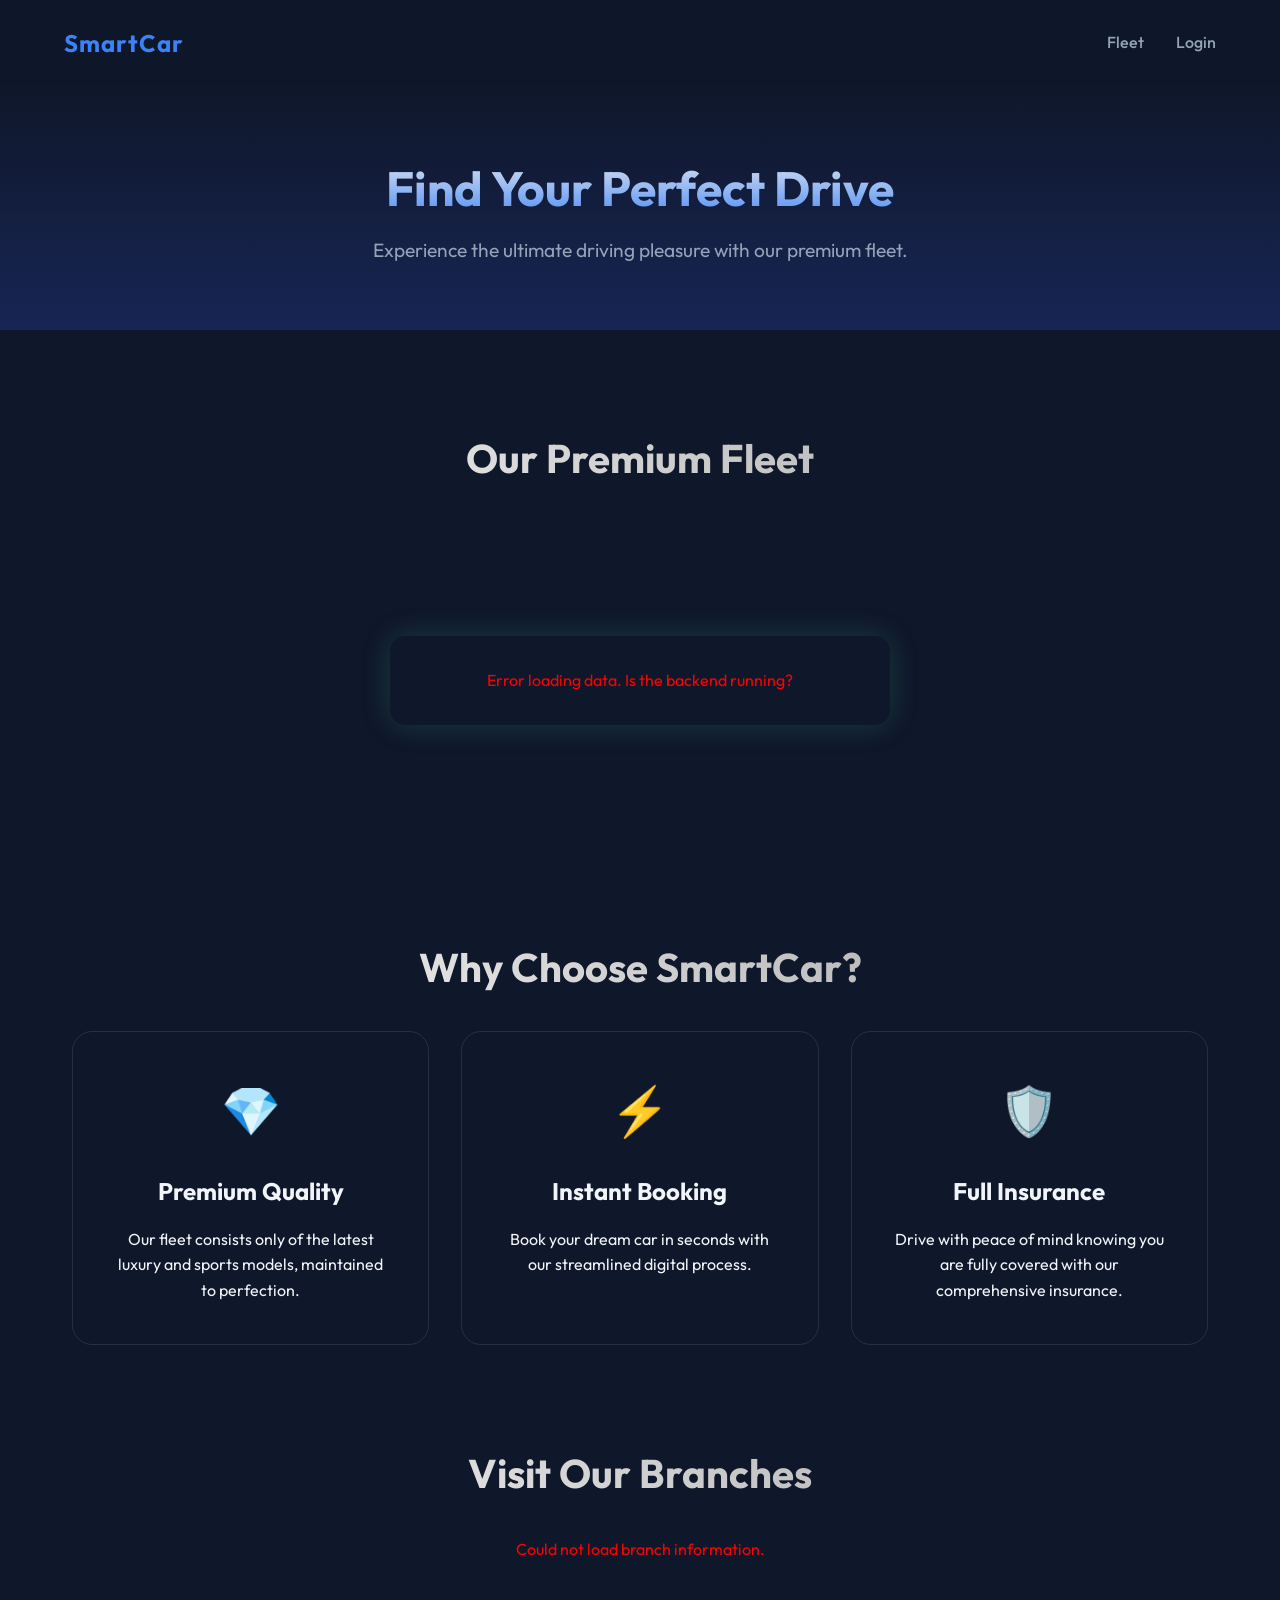
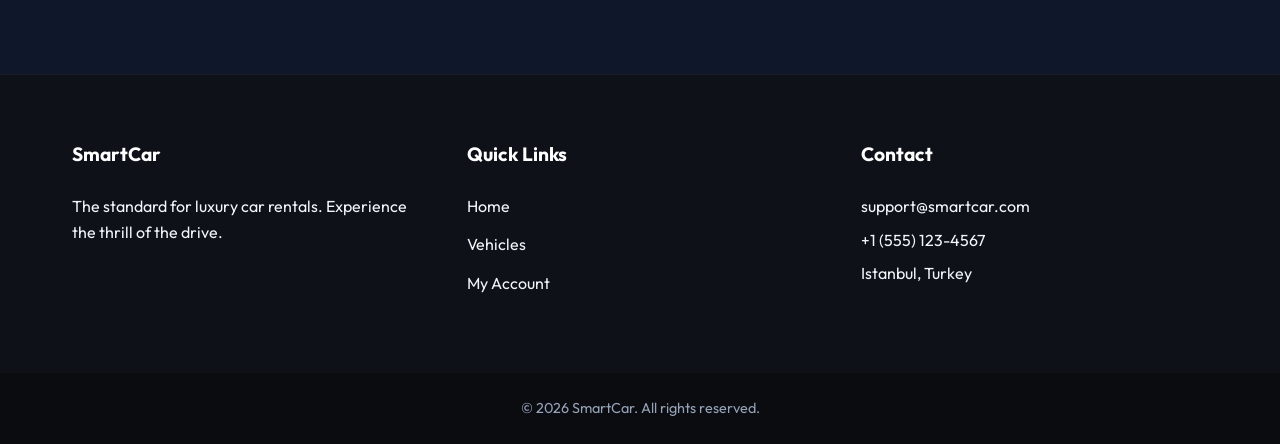
<file: Frontend/index.html>
<!DOCTYPE html>
<html lang="en">

<head>
    <meta charset="UTF-8">
    <meta name="viewport" content="width=device-width, initial-scale=1.0">
    <title>SmartCar | Premium Rent A Car</title>
    <link rel="stylesheet" href="assets/css/style.css">
    <link href="https://fonts.googleapis.com/css2?family=Outfit:wght@300;400;600;700&display=swap" rel="stylesheet">
</head>

<body>
    <nav class="navbar">
        <div class="logo">SmartCar</div>
        <div class="nav-links" id="nav-menu">
            <!-- Dynamic Links via JS -->
            <a href="index.html" class="active">Fleet</a>
        </div>
    </nav>

    <header class="hero">
        <h1>Find Your Perfect Drive</h1>
        <p>Experience the ultimate driving pleasure with our premium fleet.</p>
    </header>

    <main class="container">
        <h2 class="section-title">Our Premium Fleet</h2>
        <div id="vehicle-list" class="vehicle-grid">
            <!-- Vehicles will be injected here via JS -->
            <div class="loading-spinner">Loading Fleet...</div>
        </div>

        <!-- Why Choose Us Section -->
        <section class="features-section">
            <h2 class="section-title">Why Choose SmartCar?</h2>
            <div class="features-grid">
                <div class="feature-card">
                    <div class="feature-icon">💎</div>
                    <h3>Premium Quality</h3>
                    <p>Our fleet consists only of the latest luxury and sports models, maintained to perfection.</p>
                </div>
                <div class="feature-card">
                    <div class="feature-icon">⚡</div>
                    <h3>Instant Booking</h3>
                    <p>Book your dream car in seconds with our streamlined digital process.</p>
                </div>
                <div class="feature-card">
                    <div class="feature-icon">🛡️</div>
                    <h3>Full Insurance</h3>
                    <p>Drive with peace of mind knowing you are fully covered with our comprehensive insurance.</p>
                </div>
            </div>
        </section>

        <!-- Branches Section -->
        <section class="branches-section">
            <h2 class="section-title">Visit Our Branches</h2>
            <div id="branch-list" class="branches-grid">
                <!-- Branches be injected here via JS -->
                <div class="loading-spinner">Loading Branches...</div>
            </div>
        </section>
    </main>

    <footer class="main-footer">
        <div class="footer-content">
            <div class="footer-col">
                <h3>SmartCar</h3>
                <p>The standard for luxury car rentals. Experience the thrill of the drive.</p>
            </div>
            <div class="footer-col">
                <h3>Quick Links</h3>
                <a href="index.html">Home</a>
                <a href="index.html#vehicles">Vehicles</a>
                <a href="profile.html">My Account</a>
            </div>
            <div class="footer-col">
                <h3>Contact</h3>
                <p>support@smartcar.com</p>
                <p>+1 (555) 123-4567</p>
                <p>Istanbul, Turkey</p>
            </div>
        </div>
        <div class="footer-bottom">
            <p>&copy; 2026 SmartCar. All rights reserved.</p>
        </div>
    </footer>

    <!-- Rental Modal -->
    <div id="rental-modal" class="modal">
        <div class="modal-content">
            <span class="close-modal">&times;</span>
            <h2>Rent Vehicle</h2>
            <div id="modal-vehicle-info"></div>
            <form id="rental-form">
                <input type="hidden" id="modal-vehicle-id">
                <div class="form-group">
                    <label>Additional Services</label>
                    <div id="additional-services-container"
                        style="display: grid; grid-template-columns: 1fr 1fr; gap: 0.5rem; margin-top: 5px;">
                        <!-- JS Populated -->
                    </div>
                </div>

                <div class="price-summary">
                    <div class="price-row">
                        <span>Daily Rate</span>
                        <span id="summary-daily-price">$0</span>
                    </div>
                    <div class="price-row">
                        <span>Total Days</span>
                        <span id="summary-days">0</span>
                    </div>
                    <div class="price-row">
                        <span>Services Cost</span>
                        <span id="summary-services-cost">$0</span>
                    </div>
                    <div class="price-row total">
                        <span>Total Amount</span>
                        <span id="summary-total">$0</span>
                    </div>
                </div>
                <div id="step-dates">
                    <div class="form-group">
                        <label>Start Date</label>
                        <input type="date" id="start-date" required>
                    </div>
                    <div class="form-group">
                        <label>End Date</label>
                        <input type="date" id="end-date" required>
                    </div>
                    <div id="price-preview"
                        style="margin-bottom:1rem; font-weight:bold; color:var(--accent-color); display:none;">
                        Total: <span id="total-price-val">0</span>
                    </div>
                    <button type="button" id="btn-next-payment" class="btn-rent">Next: Payment Details</button>
                    <!-- <button type="submit" class="btn-rent" style="width:100%">Confirm Rental</button> -->
                </div>

                <div id="step-payment" style="display:none; animation: fadeIn 0.5s;">
                    <h3 style="margin-bottom:1rem; color:var(--text-light);">Payment Details</h3>
                    <div class="form-group">
                        <label>Card Holder Name</label>
                        <input type="text" id="card-name" placeholder="John Doe">
                    </div>
                    <div class="form-group">
                        <label>Card Number</label>
                        <input type="text" id="card-number" placeholder="0000 0000 0000 0000" maxlength="19">
                    </div>
                    <div style="display:flex; gap:1rem;">
                        <div class="form-group" style="flex:1;">
                            <label>Expiry Date</label>
                            <input type="text" id="card-expiry" placeholder="MM/YY" maxlength="5">
                        </div>
                        <div class="form-group" style="flex:1;">
                            <label>CVV</label>
                            <input type="text" id="card-cvv" placeholder="123" maxlength="3">
                        </div>
                    </div>
                    <button type="submit" class="btn-rent" style="background: #10b981;">Pay & Rent Now</button>
                    <button type="button" id="btn-back-dates"
                        style="background:transparent; border:none; color:var(--text-dim); width:100%; margin-top:0.5rem; cursor:pointer;">&larr;
                        Back to Dates</button>
                </div>
            </form>
        </div>
    </div>

    <script src="assets/js/api.js"></script>
    <script src="assets/js/auth.js"></script> <!-- Auth first, maybe utilized -->
    <script src="assets/js/main.js"></script>
</body>

</html>
</file>
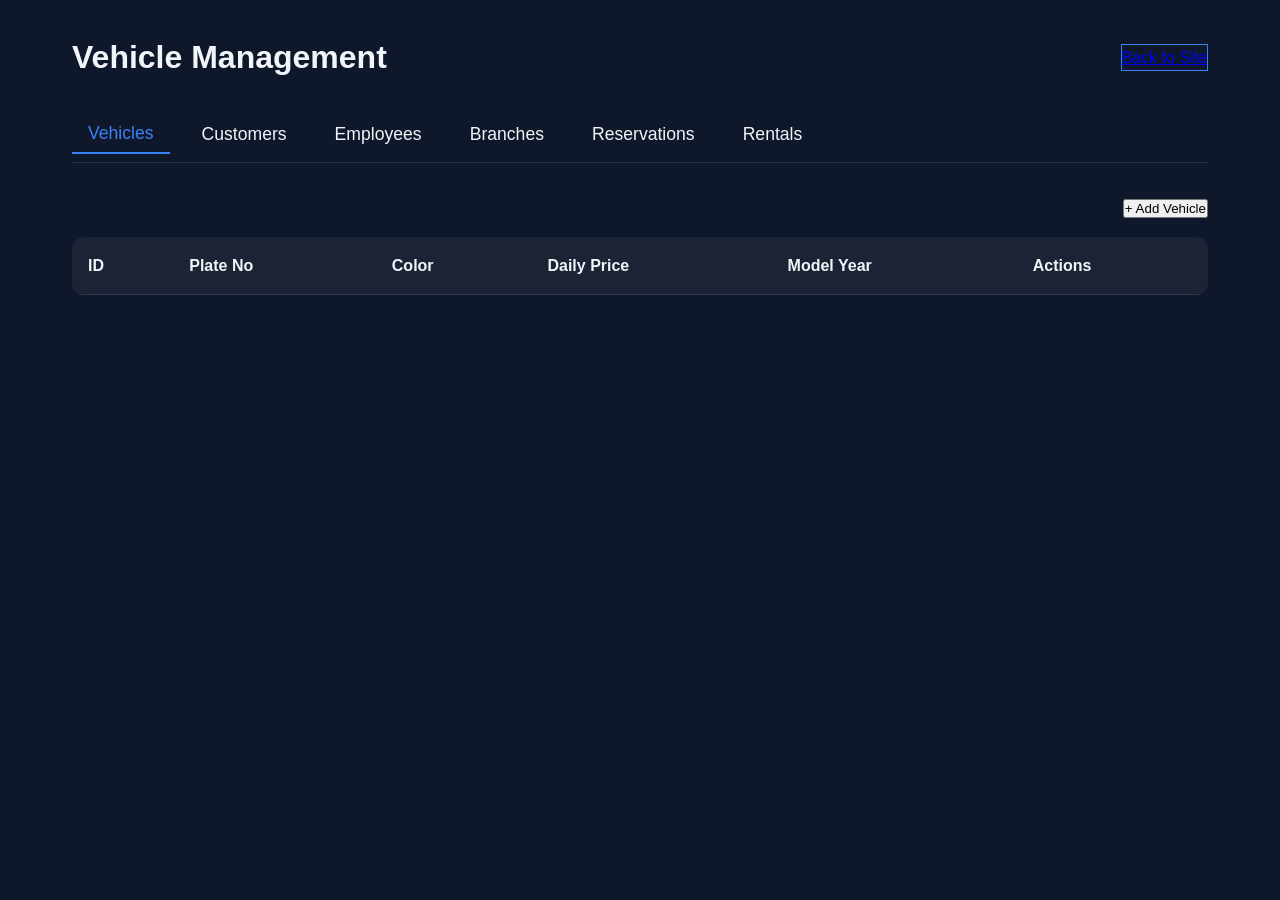
<file: Frontend/admin.html>
<!DOCTYPE html>
<html lang="en">

<head>
    <meta charset="UTF-8">
    <meta name="viewport" content="width=device-width, initial-scale=1.0">
    <title>SmartCar | Admin Panel</title>
    <link rel="stylesheet" href="assets/css/style.css">
    <style>
        .admin-header {
            display: flex;
            justify-content: space-between;
            align-items: center;
            margin-bottom: 2rem;
        }

        .vehicle-table {
            width: 100%;
            border-collapse: collapse;
            background: var(--surface-card);
            border-radius: 12px;
            overflow: hidden;
        }

        .vehicle-table th,
        .vehicle-table td {
            padding: 1rem;
            text-align: left;
            border-bottom: 1px solid rgba(255, 255, 255, 0.1);
        }

        .vehicle-table th {
            background: rgba(255, 255, 255, 0.05);
            color: var(--text-secondary);
        }

        .action-btn {
            padding: 0.5rem 1rem;
            border-radius: 6px;
            cursor: pointer;
            border: none;
            font-weight: 500;
            transition: all 0.2s;
        }

        .btn-edit {
            background: var(--primary-color);
            color: white;
            margin-right: 0.5rem;
        }

        .btn-delete {
            background: #ff4757;
            color: white;
        }

        .modal {
            display: none;
            position: fixed;
            top: 0;
            left: 0;
            width: 100%;
            height: 100%;
            background: rgba(0, 0, 0, 0.8);
            backdrop-filter: blur(10px);
            z-index: 1000;
            justify-content: center;
            align-items: center;
        }

        .modal.active {
            display: flex;
        }

        .modal-content {
            background: var(--surface-card);
            padding: 2.5rem;
            border-radius: 20px;
            width: 100%;
            max-width: 500px;
            border: 1px solid rgba(255, 255, 255, 0.1);
            max-height: 90vh;
            overflow-y: auto;
        }

        .form-group {
            margin-bottom: 1.5rem;
        }

        .form-group label {
            display: block;
            margin-bottom: 0.5rem;
            color: var(--text-secondary);
        }

        .form-group input,
        .form-group select {
            width: 100%;
            padding: 0.8rem;
            background: rgba(255, 255, 255, 0.05);
            border: 1px solid rgba(255, 255, 255, 0.1);
            border-radius: 8px;
            color: var(--text-primary);
            font-family: inherit;
        }

        .form-group select option {
            background-color: #1e293b;
            /* Dark background matches theme */
            color: white;
            padding: 10px;
        }

        .tabs {
            display: flex;
            gap: 1rem;
            border-bottom: 1px solid rgba(255, 255, 255, 0.1);
            padding-bottom: 0.5rem;
        }

        .tab-btn {
            background: transparent;
            border: none;
            color: var(--text-secondary);
            padding: 0.5rem 1rem;
            cursor: pointer;
            font-size: 1.1rem;
            font-weight: 500;
            transition: all 0.3s;
        }

        .tab-btn.active {
            color: var(--primary-color);
            border-bottom: 2px solid var(--primary-color);
        }
    </style>
</head>

<body>
    <div class="container">
        <div class="admin-header">
            <h1>Vehicle Management</h1>
            <div style="display: flex; gap: 1rem;">
                <a href="index.html" class="btn"
                    style="background: transparent; border: 1px solid var(--primary-color);">Back to Site</a>
            </div>
        </div>

        <div class="tabs" style="margin-bottom: 2rem;">
            <button class="tab-btn active" onclick="switchTab('vehicles')">Vehicles</button>
            <button class="tab-btn" onclick="switchTab('customers')">Customers</button>
            <button class="tab-btn" onclick="switchTab('employees')">Employees</button>
            <button class="tab-btn" onclick="switchTab('branches')">Branches</button>
            <button class="tab-btn" onclick="switchTab('reservations')">Reservations</button>
            <button class="tab-btn" onclick="switchTab('rentals')">Rentals</button>
        </div>

        <!-- VEHICLES SECTION -->
        <div id="vehicles-section">
            <div class="header-actions" style="margin-bottom: 1rem; text-align: right;">
                <button class="btn-add" onclick="openModal()">+ Add Vehicle</button>
            </div>
            <table class="vehicle-table">
                <thead>
                    <tr>
                        <th>ID</th>
                        <th>Plate No</th>
                        <th>Color</th>
                        <th>Daily Price</th>
                        <th>Model Year</th>
                        <th>Actions</th>
                    </tr>
                </thead>
                <tbody id="vehicle-table-body">
                    <!-- Vehicles will be loaded here -->
                </tbody>
            </table>
        </div>

        <!-- CUSTOMERS SECTION -->
        <div id="customers-section" style="display: none;">
            <div class="header-actions" style="margin-bottom: 1rem; text-align: right;">
                <button class="btn-add" onclick="openCustomerModal()">+ Add Customer</button>
            </div>
            <table class="vehicle-table">
                <thead>
                    <tr>
                        <th>ID</th>
                        <th>Name</th>
                        <th>Email</th>
                        <th>License No</th>
                        <th>Phone</th>
                        <th>Actions</th>
                    </tr>
                </thead>
                <tbody id="customer-table-body">
                    <!-- Customers will be loaded here -->
                </tbody>
            </table>
        </div>

        <!-- EMPLOYEES SECTION -->
        <div id="employees-section" style="display: none;">
            <div class="header-actions" style="margin-bottom: 1rem; text-align: right;">
                <button class="btn-add" onclick="openEmployeeModal()">+ Add Employee</button>
            </div>
            <table class="vehicle-table">
                <thead>
                    <tr>
                        <th>ID</th>
                        <th>Name</th>
                        <th>Role</th>
                        <th>Branch</th>
                        <th>Email</th>
                        <th>Salary</th>
                        <th>Actions</th>
                    </tr>
                </thead>
                <tbody id="employee-table-body">
                    <!-- JS Populated -->
                </tbody>
            </table>
        </div>

        <!-- BRANCHES SECTION -->
        <div id="branches-section" style="display: none;">
            <div class="header-actions" style="margin-bottom: 1rem; text-align: right;">
                <button class="btn-add" onclick="openBranchModal()">+ Add Branch</button>
            </div>
            <table class="vehicle-table">
                <thead>
                    <tr>
                        <th>ID</th>
                        <th>Name</th>
                        <th>City</th>
                        <th>Address</th>
                        <th>Contact Email</th>
                        <th>Actions</th>
                    </tr>
                </thead>
                <tbody id="branch-table-body">
                    <!-- JS Populated -->
                </tbody>
            </table>
        </div>

        <!-- RESERVATIONS SECTION -->
        <div id="reservations-section" style="display: none;">
            <div class="admin-header">
                <h2>Reservations (Bookings)</h2>
                <!-- <button class="action-btn btn-add">+ New Reservation</button> -->
            </div>
            <div class="table-container">
                <table class="vehicle-table">
                    <thead>
                        <tr>
                            <th>Res ID</th>
                            <th>Customer</th>
                            <th>Vehicle</th>
                            <th>Start</th>
                            <th>End</th>
                            <th>Total</th>
                            <th>Status</th>
                            <th>Actions</th>
                        </tr>
                    </thead>
                    <tbody id="reservation-table-body">
                        <!-- Populated via JS -->
                    </tbody>
                </table>
            </div>
        </div>

        <!-- RENTALS SECTION -->
        <div id="rentals-section" style="display: none;">
            <div class="admin-header">
                <h2>Rentals Management</h2>
            </div>

            <!-- Sub Tabs within Rentals -->
            <div style="margin-bottom:1rem;">
                <button class="action-btn" onclick="toggleRentalView('active')"
                    style="background:var(--primary-color);color:white;" id="btn-view-active">Active Rentals</button>
                <button class="action-btn" onclick="toggleRentalView('past')"
                    style="background:transparent;color:var(--text-dim);border:1px solid var(--text-dim);"
                    id="btn-view-past">Rental History</button>
            </div>

            <div id="active-rentals-view">
                <h3 style="margin:1rem 0;color:var(--accent-color);">Active Rentals</h3>
                <div class="table-container">
                    <table class="vehicle-table">
                        <thead>
                            <tr>
                                <th>Res ID</th>
                                <th>Customer</th>
                                <th>Vehicle</th>
                                <th>Start</th>
                                <th>End</th>
                                <th>Total</th>
                                <th>Actions</th>
                            </tr>
                        </thead>
                        <tbody id="active-rentals-table-body">
                            <!-- Populated via JS -->
                        </tbody>
                    </table>
                </div>
            </div>

            <div id="past-rentals-view" style="display:none;">
                <h3 style="margin:1rem 0;color:var(--text-dim);">Past Rentals</h3>
                <div class="table-container">
                    <table class="vehicle-table">
                        <thead>
                            <tr>
                                <th>Res ID</th>
                                <th>Customer</th>
                                <th>Vehicle</th>
                                <th>Start</th>
                                <th>End</th>
                                <th>Total</th>
                                <th>Status</th>
                            </tr>
                        </thead>
                        <tbody id="past-rentals-table-body">
                            <!-- Populated via JS -->
                        </tbody>
                    </table>
                </div>

                <!-- End of Past Rentals View -->
            </div>
        </div>
        <!-- End of Rentals Section -->
    </div>

    <!-- Add/Edit Modal -->
    <div class="modal" id="vehicleModal">
        <div class="modal-content">
            <span class="close" onclick="closeModal()"
                style="color:#aaa;float:right;font-size:28px;font-weight:bold;cursor:pointer;">&times;</span>
            <h2 id="modalTitle" style="margin-bottom: 1.5rem;">Add New Vehicle</h2>
            <form id="vehicleForm">
                <input type="hidden" id="vehicleId">
                <div class="form-group">
                    <label>Plate Number</label>
                    <input type="text" id="plateNo" required placeholder="e.g. 34 ABC 99">
                </div>
                <!-- Simplified for MVP - using IDs directly or hardcoded values for verification because we need dropdows usually -->
                <div class="form-group">
                    <label>Model</label>
                    <select id="modelId" required>
                        <option value="">Select a Model</option>
                    </select>
                </div>
                <div class="form-group">
                    <label>Branch</label>
                    <select id="branchId" required>
                        <option value="">Select a Branch</option>
                    </select>
                </div>
                <div class="form-group">
                    <label>Color</label>
                    <select id="colorId" required>
                        <option value="">Select a Color</option>
                    </select>
                </div>
                <!-- Model Year and Daily Price are determined by Model ID -->
                <div class="form-group">
                    <label>Description</label>
                    <input type="text" id="description" required value="Premium Vehicle">
                </div>

                <div style="display: flex; gap: 1rem; margin-top: 2rem;">
                    <button type="button" class="btn" onclick="closeModal()"
                        style="background: transparent; border: 1px solid var(--text-secondary); flex: 1;">Cancel</button>
                    <button type="submit" class="btn btn-primary" style="flex: 1;">Save Vehicle</button>
                </div>
            </form>
        </div>
    </div>

    <div id="customerModal" class="modal">
        <div class="modal-content">
            <span class="close-customer-modal"
                style="color:#aaa;float:right;font-size:28px;font-weight:bold;cursor:pointer;">&times;</span>
            <h2 id="customerModalTitle">Add New Customer</h2>
            <form id="customerForm">
                <input type="hidden" id="customerId">
                <div class="form-group">
                    <label>First Name</label>
                    <input type="text" id="firstName" required>
                </div>
                <div class="form-group">
                    <label>Last Name</label>
                    <input type="text" id="lastName" required>
                </div>
                <div class="form-group">
                    <label>Email</label>
                    <input type="email" id="email" required>
                </div>
                <div class="form-group">
                    <label>Phone</label>
                    <input type="text" id="phone" required>
                </div>
                <div class="form-group">
                    <label>Address</label>
                    <input type="text" id="address" required>
                </div>
                <div class="form-group">
                    <label>License Number</label>
                    <input type="text" id="licenseNo" required>
                </div>
                <div style="display: flex; gap: 1rem; margin-top: 2rem;">
                    <!-- Close logic for customer modal needs to be checked in admin.js -->
                    <!-- Actually admin.js uses .close-customer-modal click handler. We can add a Cancel button with explicit ID or onclick -->
                    <button type="button" class="btn" id="btnCancelCustomer"
                        style="background: transparent; border: 1px solid var(--text-secondary); flex: 1;">Cancel</button>
                    <button type="submit" class="btn btn-primary" style="flex: 1;">Save Customer</button>
                </div>
            </form>
        </div>
    </div>

    <div id="imageModal" class="modal">
        <div class="modal-content">
            <h2 style="margin-bottom: 1.5rem;">Upload Vehicle Image</h2>
            <form id="imageForm">
                <input type="hidden" id="imageVehicleId">
                <div class="form-group">
                    <label>Select Image (JPG/PNG)</label>
                    <input type="file" id="imageFile" accept="image/*" required>
                </div>
                <div style="display: flex; gap: 1rem; margin-top: 2rem;">
                    <button type="button" class="btn" onclick="closeImageModal()"
                        style="background: transparent; border: 1px solid var(--text-secondary); flex: 1;">Cancel</button>
                    <button type="submit" class="btn btn-primary" style="flex: 1;">Upload</button>
                </div>
            </form>
        </div>
    </div>

    <!-- EMPLOYEE MODAL -->
    <div id="employeeModal" class="modal">
        <div class="modal-content">
            <span class="close-employee-modal"
                style="color:#aaa;float:right;font-size:28px;font-weight:bold;cursor:pointer;"
                onclick="document.getElementById('employeeModal').style.display='none'">&times;</span>
            <h2>Add New Employee</h2>
            <form id="employeeForm">
                <input type="hidden" id="employeeId">
                <div class="form-group">
                    <label>First Name</label>
                    <input type="text" id="empFirstName" required>
                </div>
                <div class="form-group">
                    <label>Last Name</label>
                    <input type="text" id="empLastName" required>
                </div>
                <div class="form-group">
                    <label>Email</label>
                    <input type="email" id="empEmail" required>
                </div>
                <div class="form-group">
                    <label>Role</label>
                    <select id="empRole" required>
                        <option value="Manager">Manager</option>
                        <option value="Salesperson">Salesperson</option>
                        <option value="Technician">Technician</option>
                        <option value="Support">Support</option>
                    </select>
                </div>
                <div class="form-group">
                    <label>Salary</label>
                    <input type="number" id="empSalary" required>
                </div>
                <div class="form-group">
                    <label>Branch</label>
                    <select id="empBranchId" required>
                        <!-- Loaded dynamically -->
                    </select>
                </div>
                <button type="submit" class="btn btn-primary" style="width:100%">Save Employee</button>
            </form>
        </div>
    </div>

    <!-- BRANCH MODAL -->
    <div id="branchModal" class="modal">
        <div class="modal-content">
            <span class="close-branch-modal"
                style="color:#aaa;float:right;font-size:28px;font-weight:bold;cursor:pointer;"
                onclick="document.getElementById('branchModal').style.display='none'">&times;</span>
            <h2>Add New Branch</h2>
            <form id="branchForm">
                <input type="hidden" id="editBranchId">
                <div class="form-group">
                    <label>Branch Name</label>
                    <input type="text" id="branchName" required>
                </div>
                <div class="form-group">
                    <label>City</label>
                    <input type="text" id="branchCity" required>
                </div>
                <div class="form-group">
                    <label>Address</label>
                    <input type="text" id="branchAddress" required>
                </div>
                <div class="form-group">
                    <label>Contact Email</label>
                    <input type="email" id="branchEmail" required>
                </div>
                <button type="submit" class="btn btn-primary" style="width:100%">Save Branch</button>
            </form>
        </div>
    </div>

    <script src="assets/js/api.js"></script>
    <script src="assets/js/auth.js"></script> <!-- Admin might use auth helpers if added later -->
    <script src="assets/js/admin.js"></script>
</body>

</html>
</file>
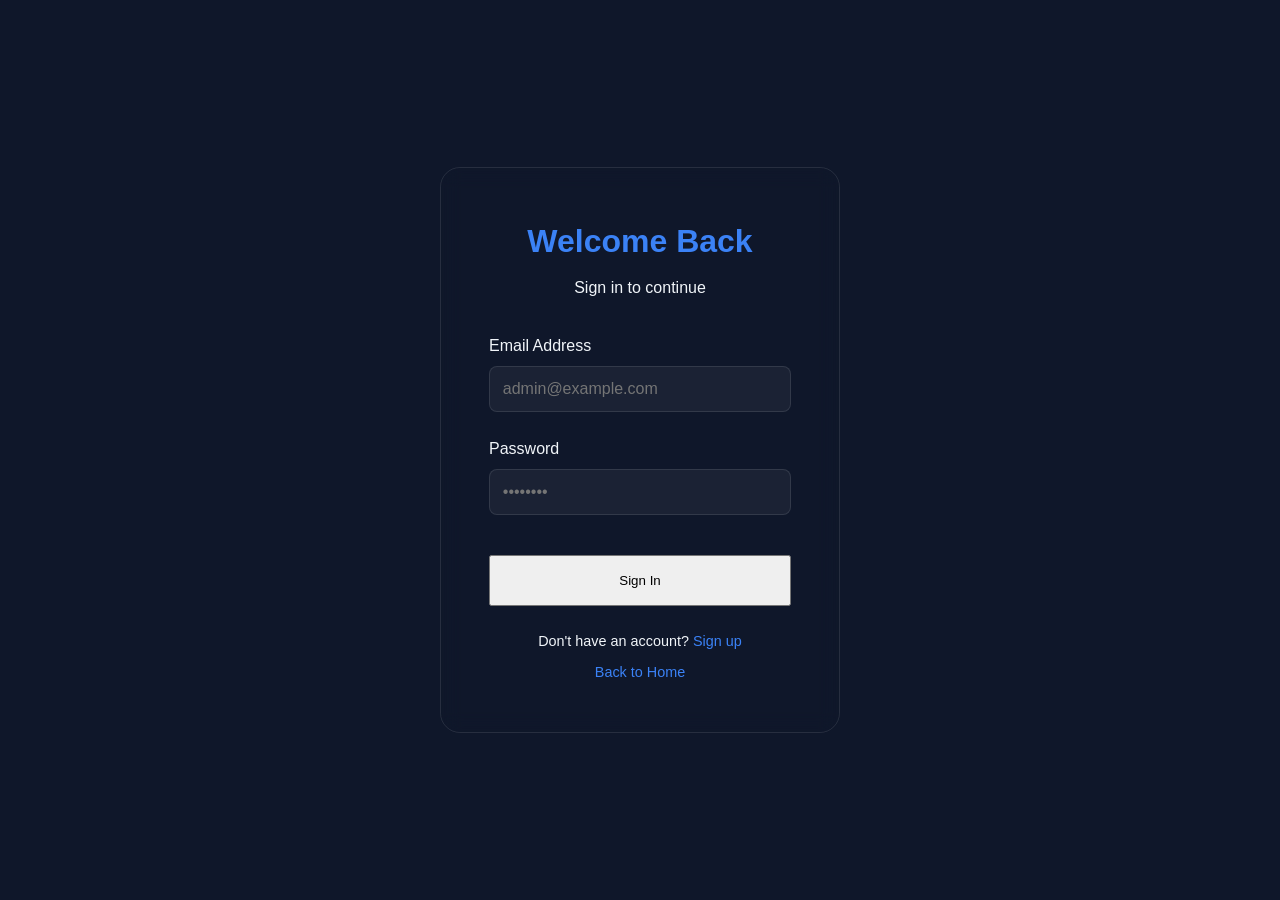
<file: Frontend/login.html>
<!DOCTYPE html>
<html lang="en">

<head>
    <meta charset="UTF-8">
    <meta name="viewport" content="width=device-width, initial-scale=1.0">
    <title>SmartCar | Login</title>
    <link rel="stylesheet" href="assets/css/style.css">
    <style>
        .login-container {
            min-height: 100vh;
            display: flex;
            align-items: center;
            justify-content: center;
            background: var(--background-dark);
        }

        .login-card {
            background: var(--surface-card);
            padding: 3rem;
            border-radius: 20px;
            width: 100%;
            max-width: 400px;
            border: 1px solid rgba(255, 255, 255, 0.1);
            backdrop-filter: blur(10px);
        }

        .login-header {
            text-align: center;
            margin-bottom: 2rem;
        }

        .login-header h1 {
            color: var(--primary-color);
            margin-bottom: 0.5rem;
        }

        .form-group {
            margin-bottom: 1.5rem;
        }

        .form-group label {
            display: block;
            margin-bottom: 0.5rem;
            color: var(--text-secondary);
        }

        .form-group input {
            width: 100%;
            padding: 0.8rem;
            background: rgba(255, 255, 255, 0.05);
            border: 1px solid rgba(255, 255, 255, 0.1);
            border-radius: 8px;
            color: var(--text-primary);
            font-size: 1rem;
        }

        .btn-block {
            width: 100%;
            padding: 1rem;
            margin-top: 1rem;
        }

        .auth-footer {
            margin-top: 1.5rem;
            text-align: center;
            color: var(--text-secondary);
            font-size: 0.9rem;
        }

        .auth-footer a {
            color: var(--primary-color);
            text-decoration: none;
        }
    </style>
</head>

<body>
    <div class="login-container">
        <div class="login-card">
            <div class="login-header">
                <h1>Welcome Back</h1>
                <p>Sign in to continue</p>
            </div>
            <form id="loginForm">
                <div class="form-group">
                    <label>Email Address</label>
                    <input type="email" id="email" required placeholder="admin@example.com">
                </div>
                <div class="form-group">
                    <label>Password</label>
                    <input type="password" id="password" required placeholder="••••••••">
                </div>
                <button type="submit" class="btn btn-primary btn-block">Sign In</button>
            </form>
            <div class="auth-footer">
                <p>Don't have an account? <a href="register.html">Sign up</a></p>
                <p style="margin-top:0.5rem;"><a href="index.html">Back to Home</a></p>
            </div>
        </div>
    </div>
    <script src="assets/js/api.js"></script>
    <script src="assets/js/auth.js"></script>
</body>

</html>
</file>
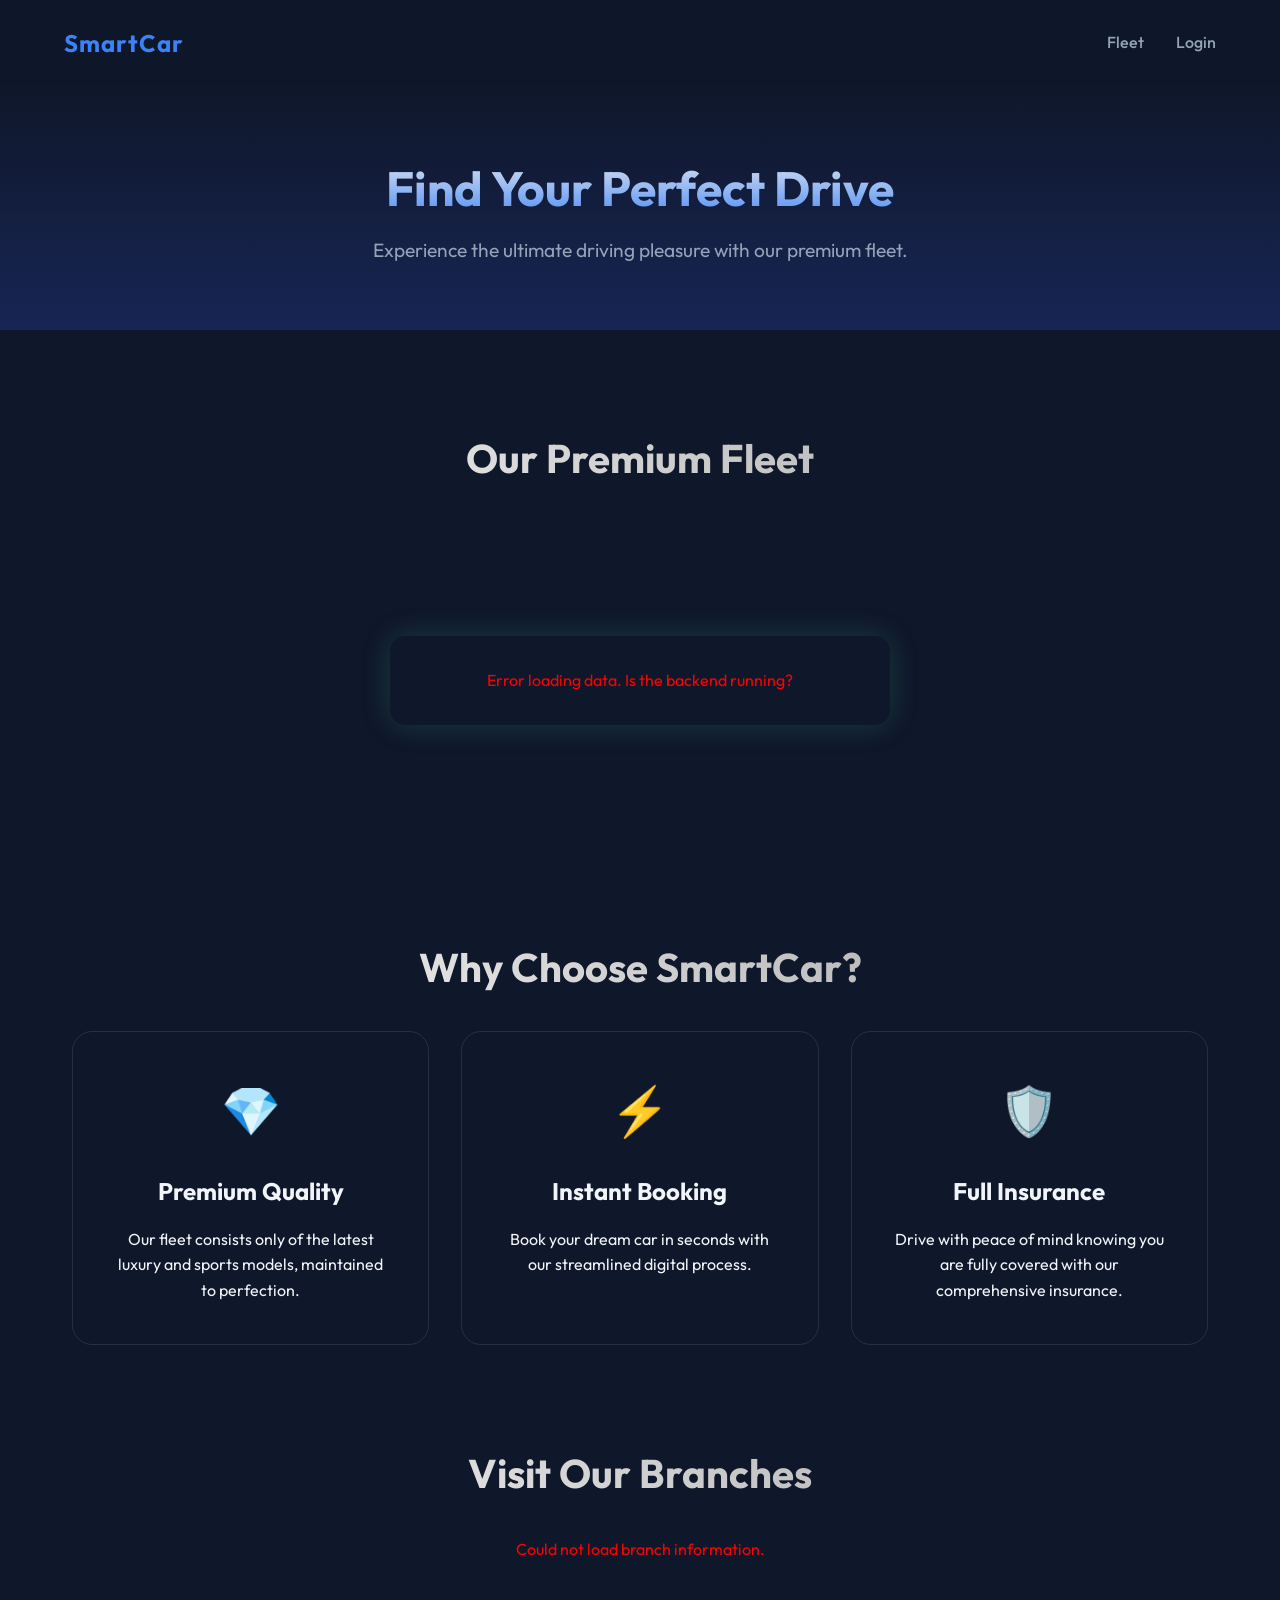
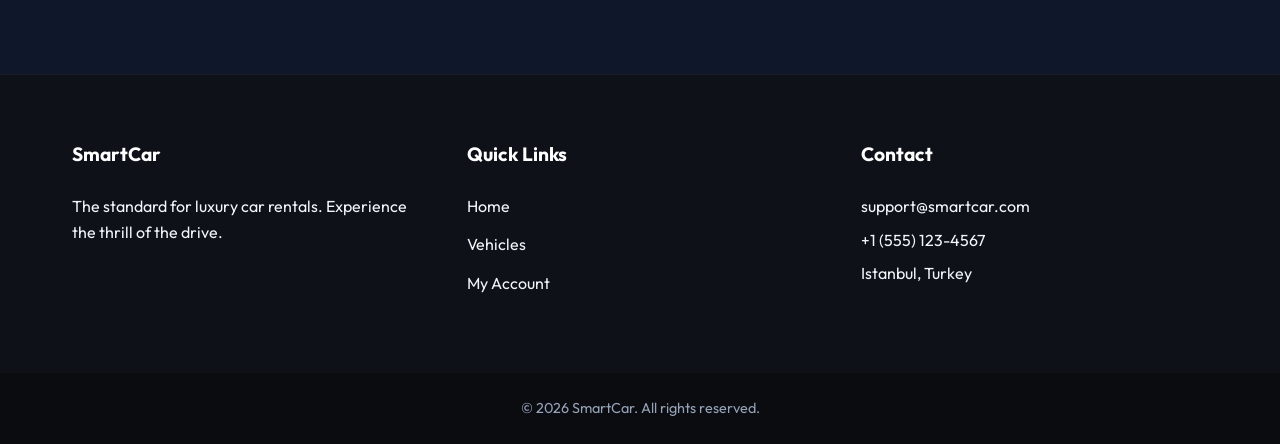
<file: Frontend/profile.html>
<!DOCTYPE html>
<html lang="en">

<head>
    <meta charset="UTF-8">
    <meta name="viewport" content="width=device-width, initial-scale=1.0">
    <title>My Profile - SmartCar</title>
    <link href="https://fonts.googleapis.com/css2?family=Outfit:wght@300;400;500;600;700&display=swap" rel="stylesheet">
    <link rel="stylesheet" href="assets/css/style.css">
    <style>
        .profile-container {
            max-width: 800px;
            margin: 120px auto 50px;
            padding: 2rem;
            background: rgba(255, 255, 255, 0.03);
            border: 1px solid rgba(255, 255, 255, 0.1);
            backdrop-filter: blur(10px);
            border-radius: 20px;
            box-shadow: 0 4px 30px rgba(0, 0, 0, 0.1);
        }

        .profile-header {
            display: flex;
            align-items: center;
            gap: 1.5rem;
            margin-bottom: 2rem;
            padding-bottom: 2rem;
            border-bottom: 1px solid rgba(255, 255, 255, 0.1);
        }

        .profile-avatar {
            width: 80px;
            height: 80px;
            background: var(--primary-color);
            border-radius: 50%;
            display: flex;
            align-items: center;
            justify-content: center;
            font-size: 2.5rem;
            color: white;
            font-weight: 700;
        }

        .profile-title h1 {
            font-size: 2rem;
            margin-bottom: 0.5rem;
            background: linear-gradient(45deg, #fff, #a0a0a0);
            -webkit-background-clip: text;
            -webkit-text-fill-color: transparent;
        }

        .profile-title p {
            color: var(--text-dim);
        }

        .form-grid {
            display: grid;
            grid-template-columns: 1fr 1fr;
            gap: 1.5rem;
        }

        .full-width {
            grid-column: span 2;
        }

        .form-group label {
            display: block;
            margin-bottom: 0.5rem;
            color: var(--text-dim);
            font-size: 0.9rem;
        }

        .form-group input,
        .form-group textarea {
            width: 100%;
            padding: 1rem;
            background: rgba(255, 255, 255, 0.05);
            border: 1px solid rgba(255, 255, 255, 0.1);
            border-radius: 10px;
            color: white;
            font-family: 'Outfit', sans-serif;
            transition: all 0.3s ease;
        }

        .form-group input:focus,
        .form-group textarea:focus {
            border-color: var(--primary-color);
            outline: none;
            background: rgba(255, 255, 255, 0.08);
            box-shadow: 0 0 0 4px rgba(255, 71, 87, 0.1);
        }

        .form-group input[readonly] {
            opacity: 0.6;
            cursor: not-allowed;
            background: rgba(0, 0, 0, 0.2);
            border-color: transparent;
        }

        .btn-save {
            background: linear-gradient(45deg, var(--primary-color), #ff6b81);
            border: none;
            padding: 1rem 2.5rem;
            color: white;
            font-weight: 600;
            border-radius: 50px;
            cursor: pointer;
            width: 100%;
            margin-top: 2rem;
            transition: transform 0.2s ease, box-shadow 0.2s ease;
            font-size: 1rem;
            letter-spacing: 0.5px;
        }

        .btn-save:hover {
            transform: translateY(-2px);
            box-shadow: 0 10px 20px rgba(255, 71, 87, 0.3);
        }
    </style>
</head>

<body class="dark-theme">

    <!-- Navigation -->
    <nav class="navbar" id="navbar">
        <div class="nav-brand">SmartCar</div>
        <div class="nav-links" id="nav-menu">
            <!-- Populated by main.js -->
        </div>
    </nav>

    <div class="profile-container">
        <div class="profile-header">
            <div class="profile-avatar" id="avatarInitial">U</div>
            <div class="profile-title">
                <h1>My Profile</h1>
                <p>Manage your account settings and personal information</p>
            </div>
        </div>

        <form id="profileForm">
            <div class="form-grid">
                <div class="form-group">
                    <label>First Name</label>
                    <input type="text" id="firstName" required>
                </div>
                <div class="form-group">
                    <label>Last Name</label>
                    <input type="text" id="lastName" required>
                </div>

                <div class="form-group full-width">
                    <label>Email Address</label>
                    <input type="email" id="email" required readonly title="Email cannot be changed">
                </div>

                <div class="form-group">
                    <label>Phone Number</label>
                    <input type="tel" id="phone" placeholder="+00 000 000 0000">
                </div>

                <div class="form-group">
                    <label>Driving License No</label>
                    <input type="text" id="licenseNo" placeholder="LICENSE123">
                </div>

                <div class="form-group full-width">
                    <label>Address</label>
                    <textarea id="address" rows="3" placeholder="Enter your full address"></textarea>
                </div>
            </div>

            <button type="submit" class="btn-save">Save Changes</button>
        </form>
    </div>

    <!-- Scripts -->
    <script src="assets/js/api.js"></script>
    <script src="assets/js/auth.js"></script>
    <script src="assets/js/main.js"></script>
    <script src="assets/js/profile.js"></script>
</body>

</html>
</file>
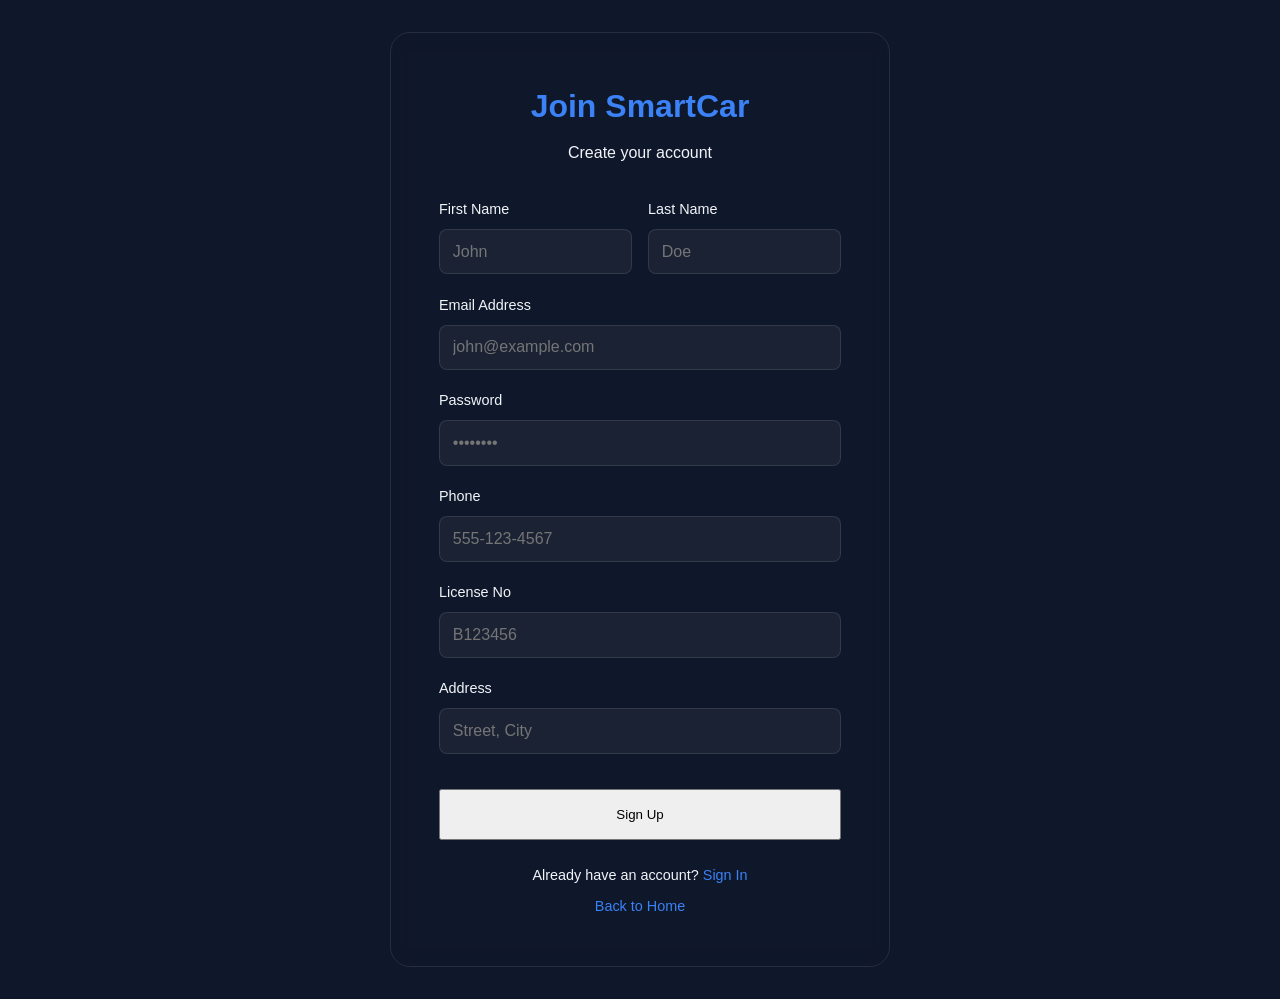
<file: Frontend/register.html>
<!DOCTYPE html>
<html lang="en">

<head>
    <meta charset="UTF-8">
    <meta name="viewport" content="width=device-width, initial-scale=1.0">
    <title>SmartCar | Register</title>
    <link rel="stylesheet" href="assets/css/style.css">
    <style>
        .login-container {
            min-height: 100vh;
            display: flex;
            align-items: center;
            justify-content: center;
            background: var(--background-dark);
            padding: 2rem 0;
        }

        .login-card {
            background: var(--surface-card);
            padding: 3rem;
            border-radius: 20px;
            width: 100%;
            max-width: 500px;
            border: 1px solid rgba(255, 255, 255, 0.1);
            backdrop-filter: blur(10px);
        }

        .login-header {
            text-align: center;
            margin-bottom: 2rem;
        }

        .login-header h1 {
            color: var(--primary-color);
            margin-bottom: 0.5rem;
        }

        .form-row {
            display: flex;
            gap: 1rem;
        }

        .form-group {
            margin-bottom: 1.2rem;
            flex: 1;
        }

        .form-group label {
            display: block;
            margin-bottom: 0.5rem;
            color: var(--text-secondary);
            font-size: 0.9rem;
        }

        .form-group input {
            width: 100%;
            padding: 0.8rem;
            background: rgba(255, 255, 255, 0.05);
            border: 1px solid rgba(255, 255, 255, 0.1);
            border-radius: 8px;
            color: var(--text-primary);
            font-size: 1rem;
        }

        .btn-block {
            width: 100%;
            padding: 1rem;
            margin-top: 1rem;
        }

        .auth-footer {
            margin-top: 1.5rem;
            text-align: center;
            color: var(--text-secondary);
            font-size: 0.9rem;
        }

        .auth-footer a {
            color: var(--primary-color);
            text-decoration: none;
        }
    </style>
</head>

<body>
    <div class="login-container">
        <div class="login-card">
            <div class="login-header">
                <h1>Join SmartCar</h1>
                <p>Create your account</p>
            </div>
            <form id="registerForm">
                <div class="form-row">
                    <div class="form-group">
                        <label>First Name</label>
                        <input type="text" id="firstName" required placeholder="John">
                    </div>
                    <div class="form-group">
                        <label>Last Name</label>
                        <input type="text" id="lastName" required placeholder="Doe">
                    </div>
                </div>

                <div class="form-group">
                    <label>Email Address</label>
                    <input type="email" id="email" required placeholder="john@example.com">
                </div>

                <div class="form-group">
                    <label>Password</label>
                    <input type="password" id="password" required placeholder="••••••••">
                </div>

                <div class="form-group">
                    <label>Phone</label>
                    <input type="tel" id="phone" required placeholder="555-123-4567">
                </div>

                <div class="form-row">
                    <div class="form-group">
                        <label>License No</label>
                        <input type="text" id="licenseNo" required placeholder="B123456">
                    </div>
                </div>

                <div class="form-group">
                    <label>Address</label>
                    <input type="text" id="address" required placeholder="Street, City">
                </div>

                <button type="submit" class="btn btn-primary btn-block">Sign Up</button>
            </form>
            <div class="auth-footer">
                <p>Already have an account? <a href="login.html">Sign In</a></p>
                <p style="margin-top:0.5rem;"><a href="index.html">Back to Home</a></p>
            </div>
        </div>
    </div>
    <script src="assets/js/api.js"></script>
    <script src="assets/js/auth.js"></script>
</body>

</html>
</file>
<file: Frontend/assets/css/style.css>
:root {
    --primary-color: #3b82f6;
    /* Modern Blue */
    --secondary-color: #1e293b;
    /* Slate Dark */
    --accent-color: #f59e0b;
    /* Amber */
    --bg-color: #0f172a;
    /* Deep Blue/Black */
    --card-bg: #1e293b;
    --text-light: #f1f5f9;
    --text-dim: #94a3b8;
    --font-main: 'Outfit', sans-serif;
}

* {
    margin: 0;
    padding: 0;
    box-sizing: border-box;
}

body {
    font-family: var(--font-main);
    background-color: var(--bg-color);
    color: var(--text-light);
    line-height: 1.6;
}

/* Navbar */
.navbar {
    display: flex;
    justify-content: space-between;
    align-items: center;
    padding: 1.5rem 5%;
    background: rgba(15, 23, 42, 0.9);
    backdrop-filter: blur(10px);
    position: sticky;
    top: 0;
    z-index: 1000;
}

.logo {
    font-size: 1.5rem;
    font-weight: 700;
    color: var(--primary-color);
    letter-spacing: 1px;
}

.nav-links a {
    color: var(--text-dim);
    text-decoration: none;
    margin-left: 2rem;
    font-weight: 500;
    transition: color 0.3s;
}

.nav-links a:hover,
.nav-links a.active {
    color: var(--primary-color);
}

/* Hero Section */
.hero {
    text-align: center;
    padding: 4rem 1rem;
    background: linear-gradient(to bottom, var(--bg-color), #172554);
}

.hero h1 {
    font-size: 3rem;
    margin-bottom: 0.5rem;
    background: -webkit-linear-gradient(#eee, #3b82f6);
    -webkit-background-clip: text;
    -webkit-text-fill-color: transparent;
}

.hero p {
    color: var(--text-dim);
    font-size: 1.2rem;
}

/* Grid Layout */
.container {
    max-width: 1200px;
    margin: 0 auto;
    padding: 2rem;
}

.vehicle-grid {
    display: grid;
    grid-template-columns: repeat(auto-fit, minmax(300px, 1fr));
    gap: 2rem;
}

/* Configurable Card */
.vehicle-card {
    background-color: var(--card-bg);
    border-radius: 12px;
    overflow: hidden;
    transition: transform 0.3s, box-shadow 0.3s;
    border: 1px solid rgba(255, 255, 255, 0.05);
}

.vehicle-card:hover {
    transform: translateY(-5px);
    box-shadow: 0 10px 20px rgba(0, 0, 0, 0.3);
    border-color: var(--primary-color);
}

.card-content {
    padding: 1.5rem;
}

.card-title {
    font-size: 1.25rem;
    font-weight: 600;
    margin-bottom: 0.5rem;
    color: var(--text-light);
}

.card-info {
    display: flex;
    justify-content: space-between;
    margin-bottom: 1rem;
    color: var(--text-dim);
    font-size: 0.9rem;
}

.price-tag {
    font-size: 1.5rem;
    font-weight: 700;
    color: var(--primary-color);
    margin-bottom: 1rem;
    display: block;
}

.btn-rent {
    display: block;
    width: 100%;
    padding: 0.8rem;
    background-color: var(--primary-color);
    color: white;
    text-align: center;
    text-decoration: none;
    border-radius: 8px;
    font-weight: 600;
    transition: background-color 0.3s;
}

.btn-rent:hover {
    background-color: #2563eb;
}

.loading-spinner {
    text-align: center;
    width: 100%;
    margin: 10% auto;
    padding: 2rem;
    width: 90%;
    max-width: 500px;
    border-radius: 15px;
    color: var(--text-color);
    box-shadow: 0 0 30px rgba(66, 211, 146, 0.2);
}

.close-modal {
    color: #aaa;
    float: right;
    font-size: 28px;
    font-weight: bold;
    cursor: pointer;
}

.close-modal:hover {
    color: var(--primary-color);
}

.form-group {
    margin-bottom: 1.5rem;
}

.form-group label {
    display: block;
    margin-bottom: 0.5rem;
    color: var(--accent-color);
}

.form-group input {
    width: 100%;
    padding: 10px;
    background: rgba(255, 255, 255, 0.05);
    border: 1px solid var(--glass-border);
    border-radius: 5px;
    color: white;
}

/* Carousel Styles */
.carousel-container {
    position: relative;
    width: 100%;
    height: 200px;
    overflow: hidden;
}

.carousel-slide {
    display: none;
    width: 100%;
    height: 100%;
    object-fit: cover;
}

/* Fix broken selector */
.carousel-slide.active {
    display: block;
}

.modal.active {
    display: flex !important;
    visibility: visible !important;
    opacity: 1 !important;
}

.carousel-btn {
    position: absolute;
    top: 50%;
    transform: translateY(-50%);
    background-color: rgba(0, 0, 0, 0.5);
    color: white;
    border: none;
    padding: 0.5rem;
    cursor: pointer;
    font-size: 1.2rem;
    z-index: 10;
    transition: background-color 0.3s;
    border-radius: 50%;
    width: 32px;
    height: 32px;
    display: flex;
    justify-content: center;
    align-items: center;
}

.carousel-btn:hover {
    background-color: var(--primary-color);
}

.carousel-btn.prev {
    left: 10px;
}

.carousel-btn.next {
    right: 10px;
}

/* Modal Styles */
.modal {
    display: none;
    position: fixed;
    top: 0;
    left: 0;
    width: 100%;
    height: 100%;
    background: rgba(0, 0, 0, 0.8);
    backdrop-filter: blur(5px);
    z-index: 2000;
    justify-content: center;
    align-items: center;
}

.modal.active {
    display: flex !important;
    visibility: visible !important;
    opacity: 1 !important;
}

.modal-content {
    background: #1e293b;
    padding: 2.5rem;
    border-radius: 20px;
    width: 90%;
    max-width: 500px;
    border: 1px solid rgba(255, 255, 255, 0.1);
    max-height: 90vh;
    overflow-y: auto;
    position: relative;
}

/* --- New Homepage Sections --- */

.section-title {
    font-size: 2.5rem;
    margin: 4rem 0 2rem;
    text-align: center;
    background: linear-gradient(45deg, #fff, #a0a0a0);
    -webkit-background-clip: text;
    -webkit-text-fill-color: transparent;
    font-weight: 700;
}

/* Features */
.features-section {
    padding: 2rem 0;
}

.features-grid {
    display: grid;
    grid-template-columns: repeat(auto-fit, minmax(300px, 1fr));
    gap: 2rem;
}

.feature-card {
    background: var(--surface-card);
    padding: 2.5rem;
    border-radius: 20px;
    border: 1px solid rgba(255, 255, 255, 0.1);
    text-align: center;
    transition: transform 0.3s ease, border-color 0.3s ease;
}

.feature-card:hover {
    transform: translateY(-5px);
    border-color: var(--primary-color);
}

.feature-icon {
    font-size: 3rem;
    margin-bottom: 1.5rem;
}

.feature-card h3 {
    font-size: 1.5rem;
    margin-bottom: 1rem;
    color: var(--text-primary);
}

.feature-card p {
    color: var(--text-secondary);
    line-height: 1.6;
}

/* Branches */
.branches-grid {
    display: grid;
    grid-template-columns: repeat(auto-fit, minmax(300px, 1fr));
    gap: 2rem;
}

.branch-card {
    background: var(--surface-card);
    border-radius: 20px;
    overflow: hidden;
    border: 1px solid rgba(255, 255, 255, 0.1);
    transition: all 0.3s ease;
}

.branch-card:hover {
    transform: translateY(-5px);
    box-shadow: 0 10px 30px rgba(0, 0, 0, 0.3);
}

.branch-map {
    height: 150px;
    background: #2c3e50;
    display: flex;
    align-items: center;
    justify-content: center;
    color: var(--text-dim);
    font-style: italic;
    /* Placeholder for real map later */
}

.branch-info {
    padding: 1.5rem;
}

.branch-info h3 {
    font-size: 1.25rem;
    margin-bottom: 0.5rem;
    color: var(--primary-color);
}

.branch-info p {
    color: var(--text-secondary);
    margin-bottom: 0.5rem;
    font-size: 0.9rem;
}

/* Footer */
.main-footer {
    background: #0f1118;
    margin-top: 5rem;
    padding-top: 4rem;
    border-top: 1px solid rgba(255, 255, 255, 0.05);
}

.footer-content {
    max-width: 1200px;
    margin: 0 auto;
    display: grid;
    grid-template-columns: repeat(auto-fit, minmax(250px, 1fr));
    gap: 3rem;
    padding: 0 2rem 4rem;
}

.footer-col h3 {
    font-size: 1.2rem;
    margin-bottom: 1.5rem;
    color: white;
}

.footer-col p {
    color: var(--text-secondary);
    line-height: 1.6;
    margin-bottom: 0.5rem;
}

.footer-col a {
    display: block;
    color: var(--text-secondary);
    text-decoration: none;
    margin-bottom: 0.8rem;
    transition: color 0.2s;
}

.footer-col a:hover {
    color: var(--primary-color);
}

.footer-bottom {
    background: #0a0c10;
    padding: 1.5rem;
    text-align: center;
    color: var(--text-dim);
    font-size: 0.9rem;
}
</file>
